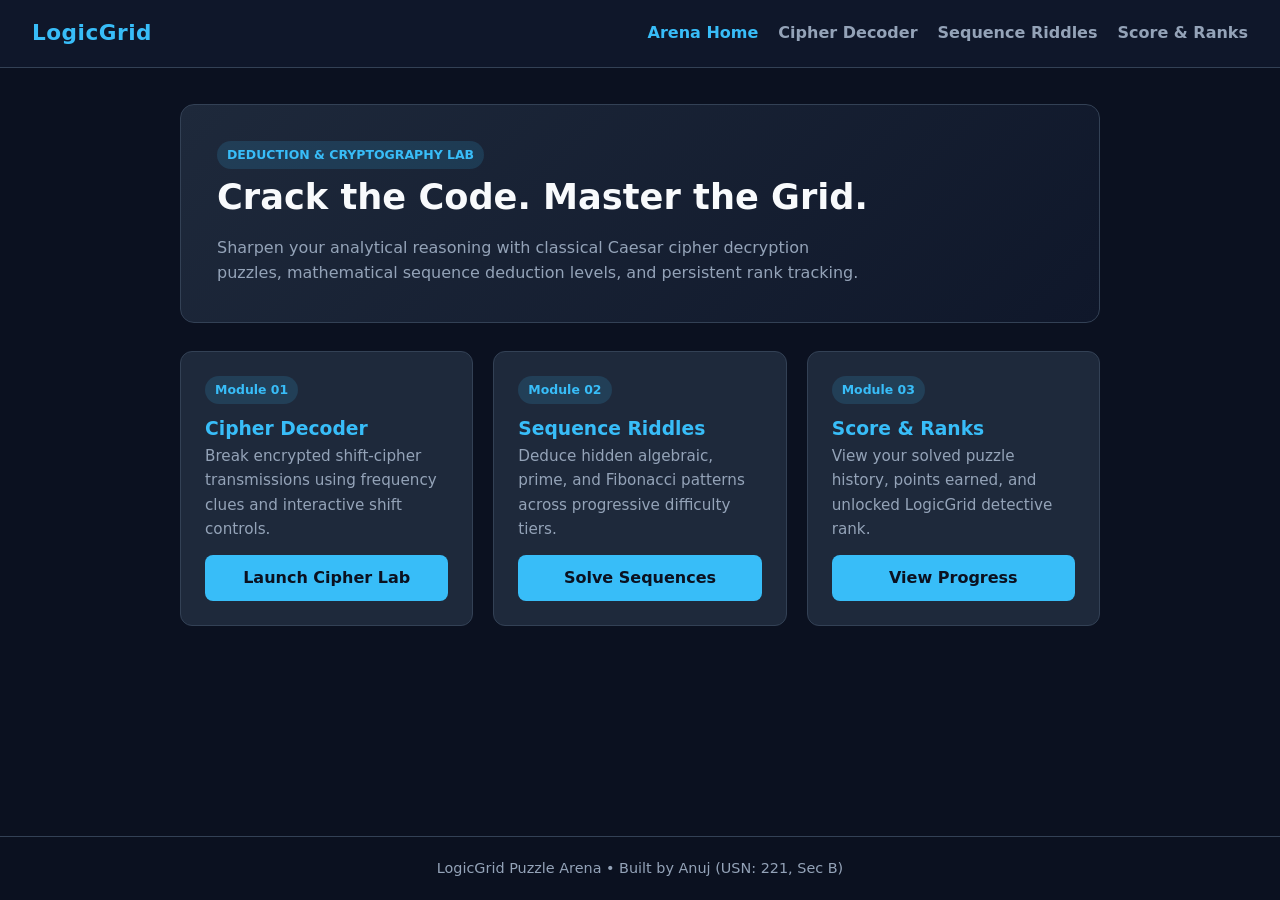
<file: index.html>
<!DOCTYPE html>
<html lang="en">
<head>
  <meta charset="UTF-8">
  <meta name="viewport" content="width=device-width, initial-scale=1.0">
  <title>LogicGrid — Cipher & Deduction Puzzle Arena</title>
  <link rel="stylesheet" href="style.css">
</head>
<body>
  <header class="navbar">
    <div class="logo">LogicGrid</div>
    <nav class="nav-links">
      <a href="index.html" class="active">Arena Home</a>
      <a href="cipher.html">Cipher Decoder</a>
      <a href="sequences.html">Sequence Riddles</a>
      <a href="leaderboard.html">Score &amp; Ranks</a>
    </nav>
  </header>

  <main class="container">
    <section class="hero">
      <span class="badge">DEDUCTION &amp; CRYPTOGRAPHY LAB</span>
      <h1>Crack the Code. Master the Grid.</h1>
      <p>Sharpen your analytical reasoning with classical Caesar cipher decryption puzzles, mathematical sequence deduction levels, and persistent rank tracking.</p>
    </section>

    <section class="grid-3">
      <article class="card">
        <div>
          <span class="badge">Module 01</span>
          <h3 style="margin-top:10px;">Cipher Decoder</h3>
          <p>Break encrypted shift-cipher transmissions using frequency clues and interactive shift controls.</p>
        </div>
        <a href="cipher.html" class="btn">Launch Cipher Lab</a>
      </article>

      <article class="card">
        <div>
          <span class="badge">Module 02</span>
          <h3 style="margin-top:10px;">Sequence Riddles</h3>
          <p>Deduce hidden algebraic, prime, and Fibonacci patterns across progressive difficulty tiers.</p>
        </div>
        <a href="sequences.html" class="btn">Solve Sequences</a>
      </article>

      <article class="card">
        <div>
          <span class="badge">Module 03</span>
          <h3 style="margin-top:10px;">Score &amp; Ranks</h3>
          <p>View your solved puzzle history, points earned, and unlocked LogicGrid detective rank.</p>
        </div>
        <a href="leaderboard.html" class="btn">View Progress</a>
      </article>
    </section>
  </main>

  <footer>LogicGrid Puzzle Arena &bull; Built by Anuj (USN: 221, Sec B)</footer>
</body>
</html>
</file>
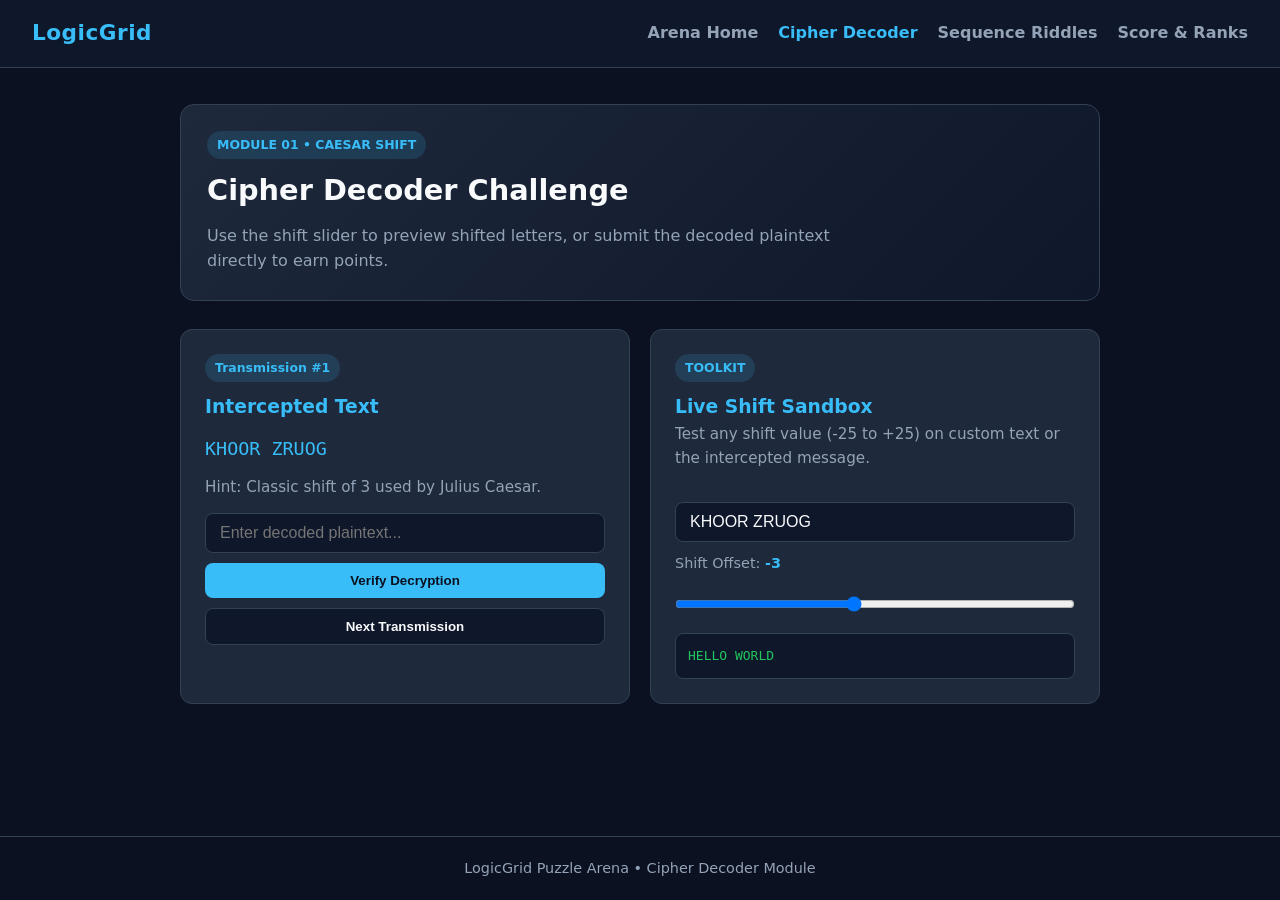
<file: cipher.html>
<!DOCTYPE html>
<html lang="en">
<head>
  <meta charset="UTF-8">
  <meta name="viewport" content="width=device-width, initial-scale=1.0">
  <title>Cipher Decoder — LogicGrid</title>
  <link rel="stylesheet" href="style.css">
</head>
<body>
  <header class="navbar">
    <div class="logo">LogicGrid</div>
    <nav class="nav-links">
      <a href="index.html">Arena Home</a>
      <a href="cipher.html" class="active">Cipher Decoder</a>
      <a href="sequences.html">Sequence Riddles</a>
      <a href="leaderboard.html">Score &amp; Ranks</a>
    </nav>
  </header>
  <main class="container">
    <section class="hero" style="padding:26px;">
      <span class="badge">MODULE 01 &bull; CAESAR SHIFT</span>
      <h1 style="font-size:1.8rem;margin-top:8px;">Cipher Decoder Challenge</h1>
      <p>Use the shift slider to preview shifted letters, or submit the decoded plaintext directly to earn points.</p>
    </section>
    <div class="grid-3">
      <article class="card">
        <div>
          <span class="badge" id="cipherLevelBadge">Transmission #1</span>
          <h3 style="margin-top:10px;">Intercepted Text</h3>
          <p id="cipherPrompt" style="font-family:monospace;font-size:1.15rem;color:#38bdf8;margin:12px 0;">KHOOR ZRUOG</p>
          <p id="cipherHint">Hint: Classic shift of 3 used by Julius Caesar.</p>
        </div>
        <div style="display:flex;flex-direction:column;gap:10px;">
          <input type="text" id="cipherAnswer" placeholder="Enter decoded plaintext...">
          <button class="btn" id="checkCipherBtn">Verify Decryption</button>
          <button class="btn btn-secondary" id="nextCipherBtn">Next Transmission</button>
          <p class="status-msg" id="cipherStatus"></p>
        </div>
      </article>
      <article class="card">
        <div>
          <span class="badge">TOOLKIT</span>
          <h3 style="margin-top:10px;">Live Shift Sandbox</h3>
          <p>Test any shift value (-25 to +25) on custom text or the intercepted message.</p>
        </div>
        <div style="display:flex;flex-direction:column;gap:10px;">
          <input type="text" id="sandboxInput" value="KHOOR ZRUOG">
          <label for="shiftRange" style="font-size:0.9rem;color:#94a3b8;">Shift Offset: <strong id="shiftVal" style="color:#38bdf8;">-3</strong></label>
          <input type="range" id="shiftRange" min="-25" max="25" value="-3">
          <div style="background:#0f172a;padding:12px;border-radius:8px;border:1px solid #334155;font-family:monospace;color:#22c55e;" id="sandboxOutput">HELLO WORLD</div>
        </div>
      </article>
    </div>
  </main>
  <footer>LogicGrid Puzzle Arena &bull; Cipher Decoder Module</footer>
  <script src="cipher.js"></script>
</body>
</html>
</file>
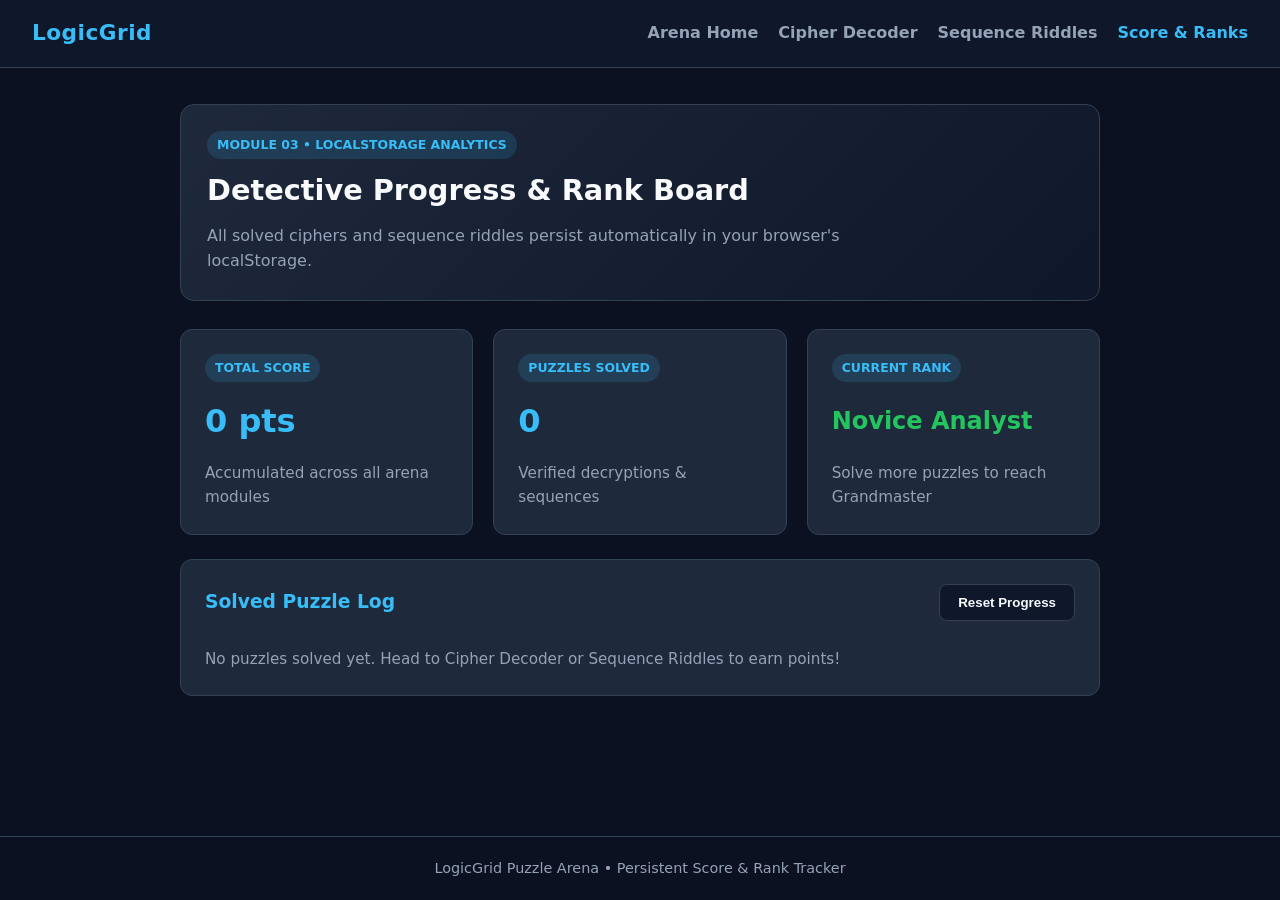
<file: leaderboard.html>
<!DOCTYPE html>
<html lang="en">
<head>
  <meta charset="UTF-8">
  <meta name="viewport" content="width=device-width, initial-scale=1.0">
  <title>Score & Ranks — LogicGrid</title>
  <link rel="stylesheet" href="style.css">
</head>
<body>
  <header class="navbar">
    <div class="logo">LogicGrid</div>
    <nav class="nav-links">
      <a href="index.html">Arena Home</a>
      <a href="cipher.html">Cipher Decoder</a>
      <a href="sequences.html">Sequence Riddles</a>
      <a href="leaderboard.html" class="active">Score &amp; Ranks</a>
    </nav>
  </header>
  <main class="container">
    <section class="hero" style="padding:26px;">
      <span class="badge">MODULE 03 &bull; LOCALSTORAGE ANALYTICS</span>
      <h1 style="font-size:1.8rem;margin-top:8px;">Detective Progress &amp; Rank Board</h1>
      <p>All solved ciphers and sequence riddles persist automatically in your browser's localStorage.</p>
    </section>
    <section class="grid-3" style="margin-bottom:24px;">
      <div class="card">
        <span class="badge">TOTAL SCORE</span>
        <h2 id="totalPoints" style="font-size:2rem;">0 pts</h2>
        <p>Accumulated across all arena modules</p>
      </div>
      <div class="card">
        <span class="badge">PUZZLES SOLVED</span>
        <h2 id="solvedCount" style="font-size:2rem;">0</h2>
        <p>Verified decryptions &amp; sequences</p>
      </div>
      <div class="card">
        <span class="badge">CURRENT RANK</span>
        <h2 id="detectiveRank" style="font-size:1.5rem;color:#22c55e;">Novice Analyst</h2>
        <p>Solve more puzzles to reach Grandmaster</p>
      </div>
    </section>
    <article class="card">
      <div style="display:flex;justify-content:space-between;align-items:center;flex-wrap:wrap;gap:10px;">
        <h3>Solved Puzzle Log</h3>
        <button class="btn btn-secondary" id="clearHistoryBtn">Reset Progress</button>
      </div>
      <div id="historyList" style="margin-top:12px;display:flex;flex-direction:column;gap:10px;"></div>
    </article>
  </main>
  <footer>LogicGrid Puzzle Arena &bull; Persistent Score &amp; Rank Tracker</footer>
  <script src="scores.js"></script>
</body>
</html>
</file>
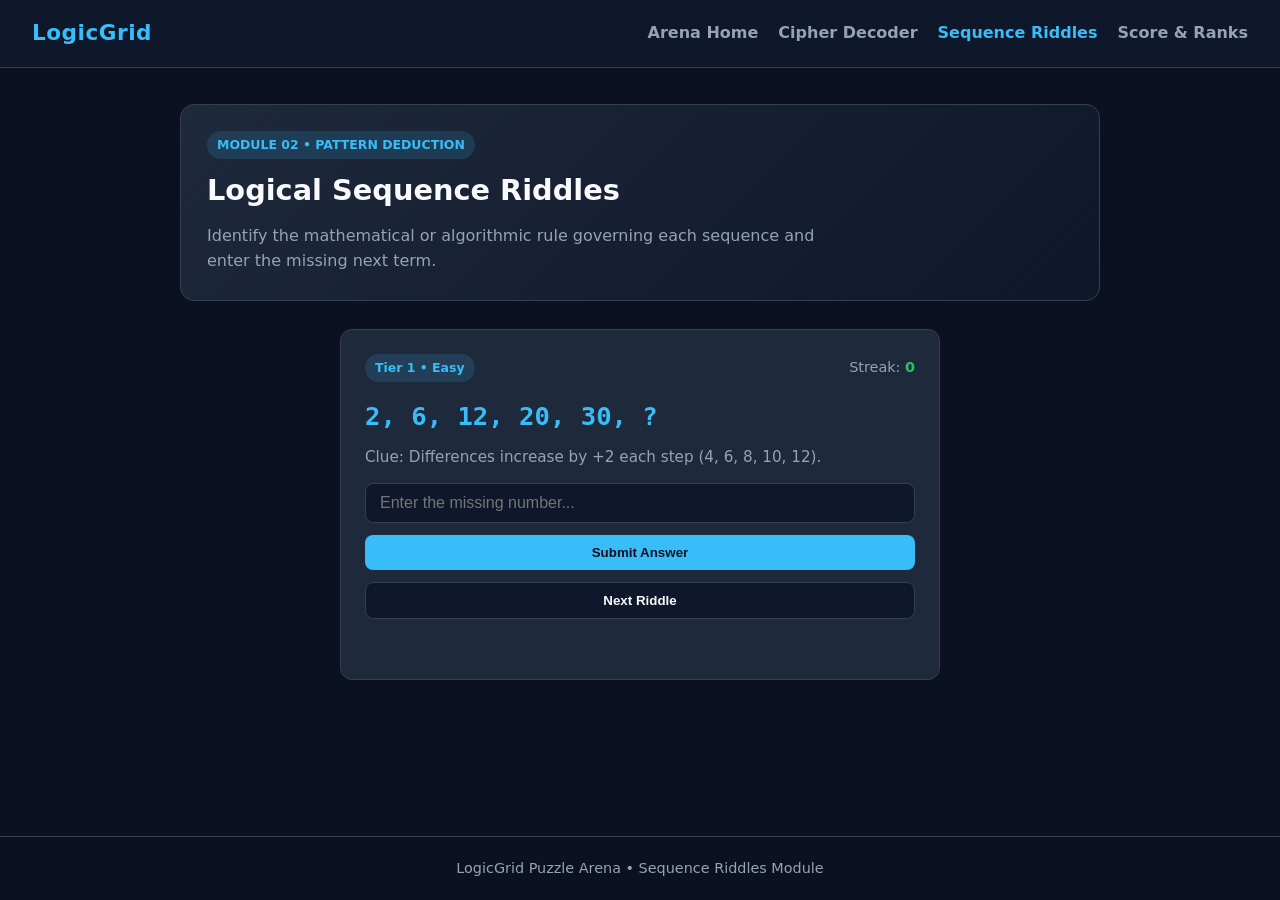
<file: sequences.html>
<!DOCTYPE html>
<html lang="en">
<head>
  <meta charset="UTF-8">
  <meta name="viewport" content="width=device-width, initial-scale=1.0">
  <title>Sequence Riddles — LogicGrid</title>
  <link rel="stylesheet" href="style.css">
</head>
<body>
  <header class="navbar">
    <div class="logo">LogicGrid</div>
    <nav class="nav-links">
      <a href="index.html">Arena Home</a>
      <a href="cipher.html">Cipher Decoder</a>
      <a href="sequences.html" class="active">Sequence Riddles</a>
      <a href="leaderboard.html">Score &amp; Ranks</a>
    </nav>
  </header>
  <main class="container">
    <section class="hero" style="padding:26px;">
      <span class="badge">MODULE 02 &bull; PATTERN DEDUCTION</span>
      <h1 style="font-size:1.8rem;margin-top:8px;">Logical Sequence Riddles</h1>
      <p>Identify the mathematical or algorithmic rule governing each sequence and enter the missing next term.</p>
    </section>
    <article class="card" style="max-width:600px;margin:0 auto;">
      <div>
        <div style="display:flex;justify-content:space-between;align-items:center;">
          <span class="badge" id="seqDifficulty">Tier 1 &bull; Easy</span>
          <span style="color:#94a3b8;font-size:0.9rem;">Streak: <strong id="seqStreak" style="color:#22c55e;">0</strong></span>
        </div>
        <h2 style="margin-top:14px;font-family:monospace;font-size:1.6rem;" id="seqDisplay">2, 6, 12, 20, 30, ?</h2>
        <p id="seqClue" style="margin-top:8px;">Clue: Differences increase by +2 each step.</p>
      </div>
      <div style="display:flex;flex-direction:column;gap:12px;">
        <input type="number" id="seqInput" placeholder="Enter the missing number...">
        <button class="btn" id="submitSeqBtn">Submit Answer</button>
        <button class="btn btn-secondary" id="skipSeqBtn">Next Riddle</button>
        <p class="status-msg" id="seqFeedback"></p>
      </div>
    </article>
  </main>
  <footer>LogicGrid Puzzle Arena &bull; Sequence Riddles Module</footer>
  <script src="sequences.js"></script>
</body>
</html>
</file>
<file: style.css>
:root {
  --bg: #0b1120;
  --surface: #1e293b;
  --surface-alt: #0f172a;
  --primary: #38bdf8;
  --accent: #22c55e;
  --warning: #f59e0b;
  --danger: #ef4444;
  --text: #f8fafc;
  --muted: #94a3b8;
  --border: #334155;
}

* { margin: 0; padding: 0; box-sizing: border-box; }

body {
  font-family: 'Segoe UI', system-ui, -apple-system, sans-serif;
  background: var(--bg);
  color: var(--text);
  min-height: 100vh;
  display: flex;
  flex-direction: column;
  line-height: 1.6;
}

.navbar {
  display: flex;
  justify-content: space-between;
  align-items: center;
  flex-wrap: wrap;
  gap: 12px;
  padding: 16px 32px;
  background: var(--surface-alt);
  border-bottom: 1px solid var(--border);
  position: sticky;
  top: 0;
  z-index: 100;
}

.logo {
  font-size: 1.35rem;
  font-weight: 800;
  color: var(--primary);
  letter-spacing: 0.5px;
}

.nav-links {
  display: flex;
  gap: 20px;
  flex-wrap: wrap;
}

.nav-links a {
  color: var(--muted);
  text-decoration: none;
  font-weight: 600;
  transition: color 0.2s;
}

.nav-links a:hover, .nav-links a.active {
  color: var(--primary);
}

.container {
  flex: 1;
  max-width: 960px;
  width: 100%;
  margin: 36px auto;
  padding: 0 20px;
}

.hero {
  background: linear-gradient(135deg, #1e293b, #0f172a);
  border: 1px solid var(--border);
  border-radius: 14px;
  padding: 36px;
  margin-bottom: 28px;
}

.hero h1 { font-size: 2.2rem; margin-bottom: 10px; }
.hero p { color: var(--muted); max-width: 650px; }

.grid-3 {
  display: grid;
  grid-template-columns: repeat(auto-fit, minmax(260px, 1fr));
  gap: 20px;
}

.card {
  background: var(--surface);
  border: 1px solid var(--border);
  border-radius: 12px;
  padding: 24px;
  display: flex;
  flex-direction: column;
  justify-content: space-between;
  gap: 14px;
}

.card h2, .card h3 { color: var(--primary); }
.card p { color: var(--muted); font-size: 0.95rem; }

.btn {
  display: inline-block;
  background: var(--primary);
  color: #0b1120;
  font-weight: 700;
  padding: 10px 18px;
  border: none;
  border-radius: 8px;
  cursor: pointer;
  text-decoration: none;
  text-align: center;
  transition: opacity 0.2s;
}

.btn:hover { opacity: 0.9; }
.btn-secondary { background: var(--surface-alt); color: var(--text); border: 1px solid var(--border); }

input, select {
  width: 100%;
  padding: 10px 14px;
  border-radius: 8px;
  border: 1px solid var(--border);
  background: var(--surface-alt);
  color: var(--text);
  font-size: 1rem;
}

.badge {
  display: inline-block;
  padding: 4px 10px;
  border-radius: 999px;
  font-size: 0.78rem;
  font-weight: 700;
  background: rgba(56, 189, 248, 0.15);
  color: var(--primary);
  width: fit-content;
}

.status-msg { font-weight: 600; min-height: 24px; }
.success { color: var(--accent); }
.error { color: var(--danger); }

footer {
  text-align: center;
  padding: 20px;
  border-top: 1px solid var(--border);
  color: var(--muted);
  font-size: 0.9rem;
}
</file>
